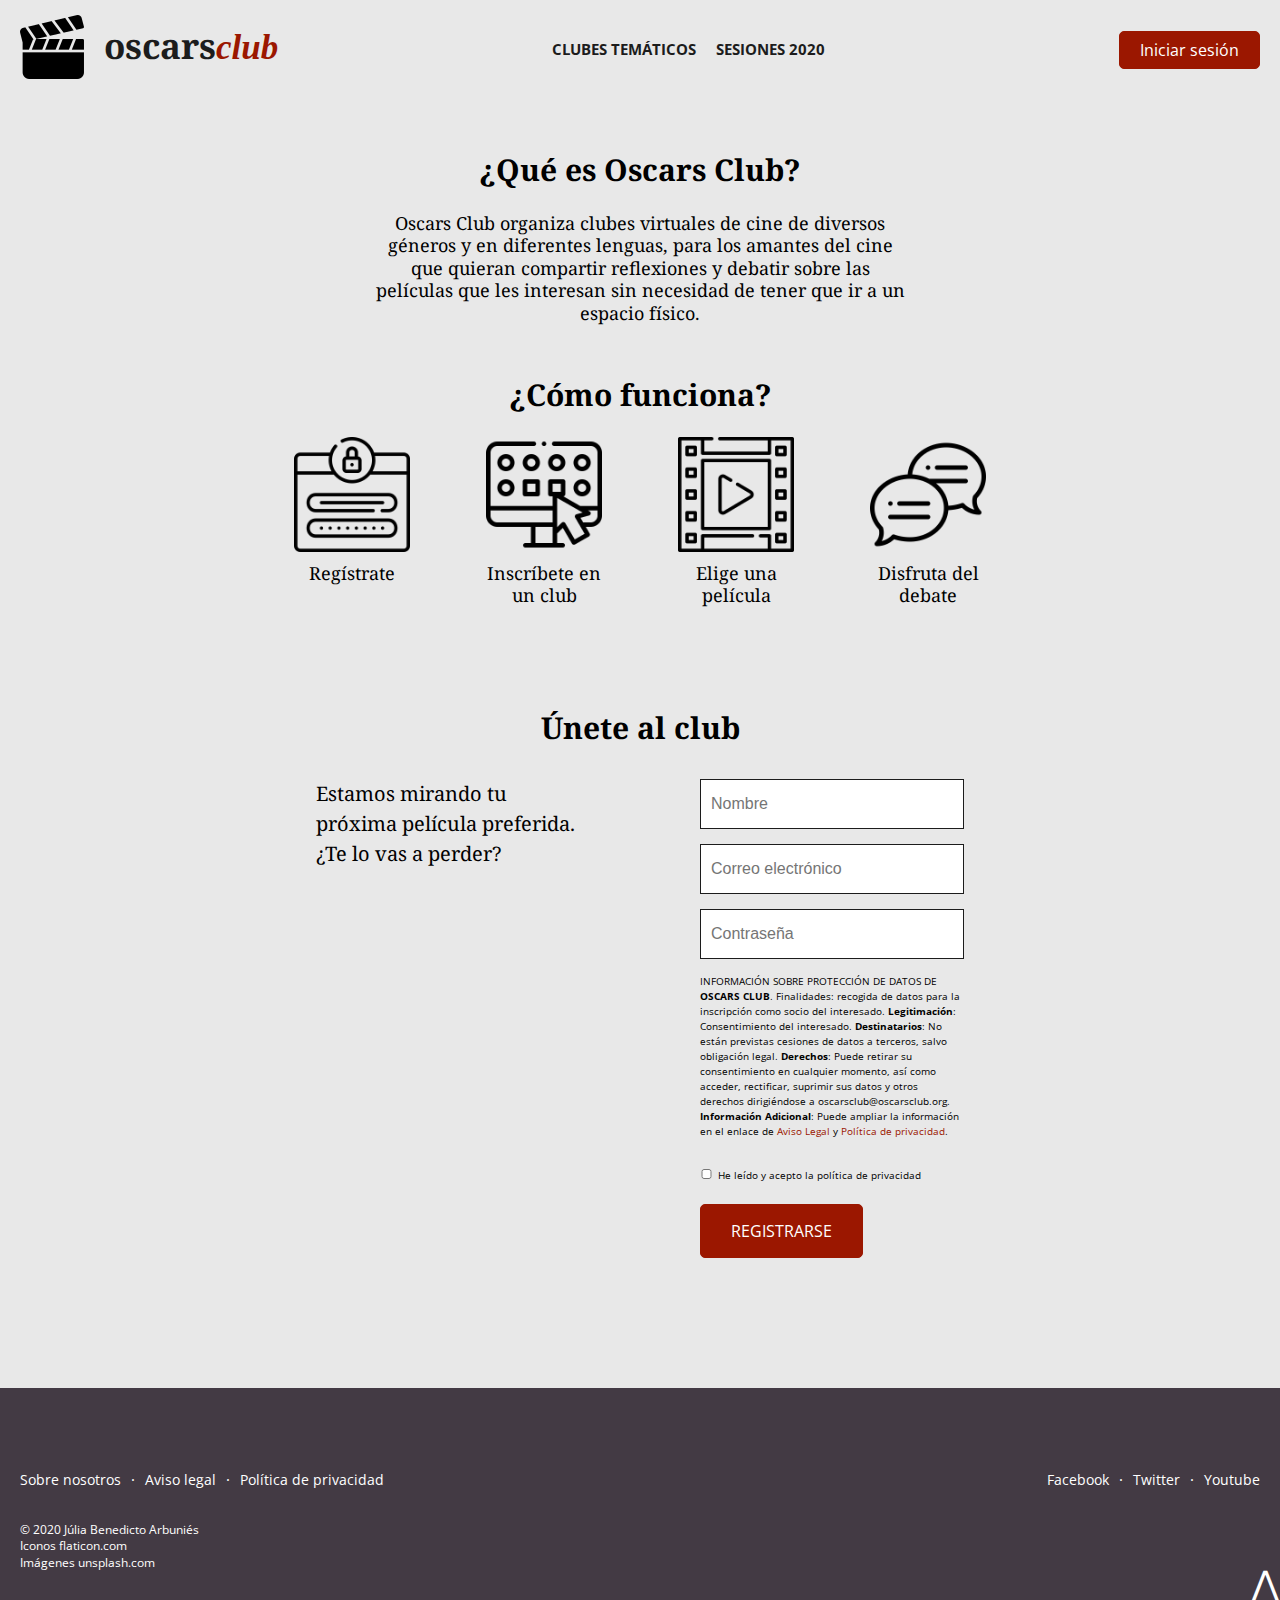
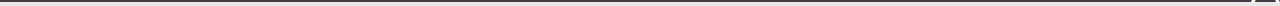
<file: index.html>
<!DOCTYPE html>
<html lang="es-ES">  
  <head>    
    <meta charset="utf-8">
    <title>Oscars Club</title>    
    <meta name="viewport" content="widht=device-width, initial-scale=1">
    <meta name="title" content="Oscars Club">
    <meta name="description" content="Clubes virtuales de cine de diversos géneros y en diferentes lenguas">    
    <link href="css/style.css" rel="stylesheet"/>   
    <link rel="preconnect" href="https://fonts.gstatic.com">
<link href="https://fonts.googleapis.com/css2?family=Noto+Serif:ital,wght@0,400;0,700;1,400;1,700&family=Open+Sans:ital,wght@0,400;0,700;1,700&display=swap" rel="stylesheet">
    
    
  </head>  
  <body>  

    <header>
        <div class="logo">
            <a href="index.html">
                <img src="img/oscarsclub-isologo.png" alt="Logo Oscars Club">
                <p>oscars<span>club</span></p>  
            </a> 
        </div><!--fin .logo-->
        <nav class="menu-nav">
            <ul>
              <li><a href="clubes-tematicos.html">Clubes Temáticos</a></li>
              <li><a href="sesiones-2020.html">Sesiones 2020</a></li>
            </ul>
        </nav>
        <div class="iniciar-sesion">
            <button type="submit" style="cursor: pointer;">Iniciar sesión</button>
        </div>
    </header>  

    <main>

        <div class="contenedor">
        <section class="que-es">
        <h1>¿Qué es Oscars Club?</h1>
        <p>Oscars Club organiza clubes virtuales de cine de diversos géneros y en diferentes lenguas, para los amantes del cine que quieran compartir reflexiones y 
        debatir sobre las películas que les interesan sin necesidad de tener que ir a un espacio físico.</p>
        </section>

        <section>
            <h2>¿Cómo funciona?</h2>
            <div class="como-funciona">
                <div class="paso">
                    <img src="img/howto-register.png" alt="icono-registrate">
                    <p>Regístrate</p>    
                </div>
                <div class="paso">
                    <img src="img/howto-club.png" alt="icono-club">
                    <p>Inscríbete en un club</p>    
                </div>
                <div class="paso">
                    <img src="img/howto-film.png" alt="icono-film">
                    <p>Elige una película</p>    
                </div>
                <div class="paso">
                    <img src="img/howto-speech.png" alt="icono-speech">
                    <p>Disfruta del debate</p>    
                </div>
            </div><!--Fin .como-funciona-->
        </section>
   

        <section>

            <h2>Únete al club</h2>
            <div class="unete">
                <div class="anuncio">
                    <p>Estamos mirando tu próxima película preferida. <br>¿Te lo vas a perder?</p>
                </div><!--Fin .anuncio-->
                <div class="formulario">
                    <form>
                        <input type="text" aria-label="required" required pattern="[a-z]{1,15}" placeholder="Nombre">
                        <input type="email" aria-label="required" required pattern="[a-z]{1,15}" placeholder="Correo electrónico">
                        <input type="password" aria-label="required" required placeholder="Contraseña">
                    </form>
                    
                        <p>INFORMACIÓN SOBRE PROTECCIÓN DE DATOS DE <strong>OSCARS CLUB</strong>. <strong></strong>Finalidades: recogida de datos para la inscripción como socio del interesado.
                            <strong>Legitimación</strong>: Consentimiento del interesado. <strong>Destinatarios</strong>: No están previstas cesiones de datos a terceros, salvo obligación legal. 
                            <strong>Derechos</strong>: Puede retirar su consentimiento en cualquier momento, así como acceder, rectificar, suprimir sus datos y otros derechos dirigiéndose a 
                            oscarsclub@oscarsclub.org. <strong>Información Adicional</strong>: Puede ampliar la información en el enlace de <a href="#">Aviso Legal</a> y <a href="#">Política de privacidad</a>.
                        </p>
                   
                    <div class="aceptar-politica">
                        <input id="politica-privacidad" type="checkbox" aria-label="required" required><label for="politica-privacidad">He leído y acepto la política de privacidad</label>
                    </div><!--Fin .aceptar-politica-->
                    <div class="boton-registro">
                        <button type="submit" style="cursor: pointer;">Registrarse</button>
                    </div><!--Fin .boton-registro-->
                </div><!--Fin .formulario-->
            </div><!--Fin .unete-->
        </section>
    </div><!--Fin .contenedor-->

    </main>
  


    <footer class="footer">
        <div class="footer-bloque1">
            <nav class="nav-footer">
                <ul>
                    <li><a href="">Sobre nosotros</a></li>
                    <li><a href="">Aviso legal</a></li>
                    <li><a href="">Política de privacidad</a></li>
                </ul>
            </nav><!--Fin .nav-footer-->

            <nav class="nav-rrss">
                <ul>
                    <li><a href="">Facebook</a></li>
                    <li><a href="">Twitter</a></li>
                    <li><a href="">Youtube</a></li>
                </ul>
            </nav><!--Fin .nav-rrss-->
        </div><!--Fin .footer-bloque1-->

        <div class="footer-bloque2">
            <div class="creditos">
                <p>&copy; 2020 Júlia Benedicto Arbuniés</p>
                <p>Iconos <a href="https://www.flaticon.com">flaticon.com</a></p>
                <p>Imágenes <a href="https://unsplash.com">unsplash.com</a></p>
            </div>
        </div><!--Fin .footer-bloque2-->
        <div class="volver">
            <a href="#">&xwedge;</a><!--# sirve para ir arriba de la página-->
        </div>
    
    </footer>
  
  </body>  
</html>
</file>
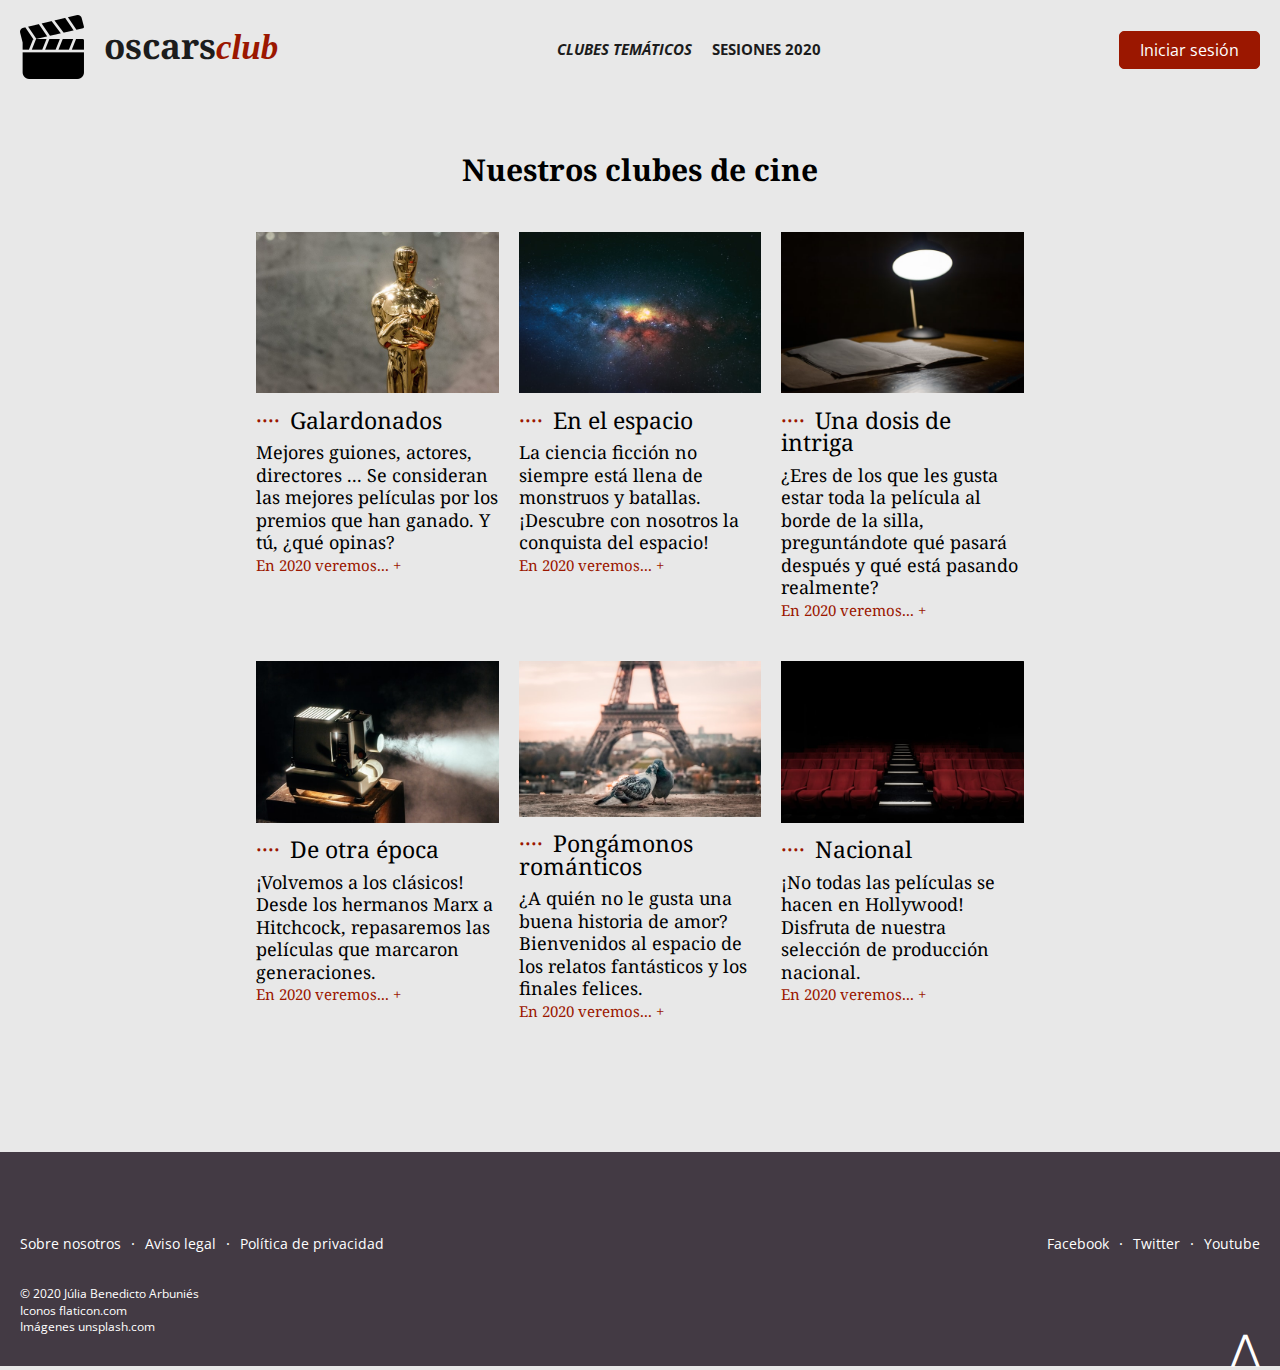
<file: clubes-tematicos.html>
<!DOCTYPE html>
<html lang="es-ES">  
  <head>    
    <meta charset="utf-8">
    <title>Clubes Temáticos</title>    
    <meta name="viewport" content="widht=device-width, initial-scale=1">
    <meta name="title" content="Oscars Club - Clubes Temáticos">
    <meta name="description" content="Clubes virtuales de cine de diversos géneros y en diferentes lenguas">    
    <link href="css/style.css" rel="stylesheet"/>   
    <link rel="preconnect" href="https://fonts.gstatic.com">
<link href="https://fonts.googleapis.com/css2?family=Noto+Serif:ital,wght@0,400;0,700;1,400;1,700&family=Open+Sans:ital,wght@0,400;0,700;1,700&display=swap" rel="stylesheet">
  </head> 

  <body>  

    <header>
        <div class="logo">
            <a href="index.html">
                <img src="img/oscarsclub-isologo.png" alt="Logo Oscars Club">
                <p>oscars<span>club</span></p>  
            </a> 
        </div><!--fin .logo-->
        <nav class="menu-nav">
            <ul>
              <li><a class="activo" href="clubes-tematicos.html">Clubes Temáticos</a></li>
              <li><a href="sesiones-2020.html">Sesiones 2020</a></li>
            </ul>
        </nav>
        <div class="iniciar-sesion">
            <button type="submit" style="cursor: pointer;">Iniciar sesión</button>
        </div>
    </header>  

    <main>
        <div class="contenedor">
            <h1>Nuestros clubes de cine</h1>

            <div class="clubes-grid">
            
                <section class="seccion-club">
                    <img src="img/club1.jpg" alt="imagen club galardonados">
                    <h2 class="nombre-club puntos">Galardonados</h2>
                    <p>Mejores guiones, actores, directores ... Se consideran las mejores películas por los premios que han ganado. Y tú, ¿qué opinas?</p>
                    <a href="sesiones-2020.html#galardonados">En 2020 veremos... +</a>
                </section><!--fin .seccion-club-->

                <section class="seccion-club">
                    <img src="img/club2.jpg" alt="imagen club ciencia ficción">
                    <h2 class="nombre-club puntos">En el espacio</h2>
                    <p>La ciencia ficción no siempre está llena de monstruos y batallas. ¡Descubre con nosotros la conquista del espacio!</p>
                    <a href="sesiones-2020.html#espacio">En 2020 veremos... +</a>
                </section><!--fin .seccion-club-->

                <section class="seccion-club">
                    <img src="img/club3.jpg" alt="imagen club intriga">
                    <h2 class="nombre-club puntos">Una dosis de intriga</h2>
                    <p>¿Eres de los que les gusta estar toda la película al borde de la silla, preguntándote qué pasará después y qué está pasando realmente?</p>
                    <a href="sesiones-2020.html#intriga">En 2020 veremos... +</a>
                </section><!--fin .seccion-club-->

                <section class="seccion-club">
                    <img src="img/club4.jpg" alt="imagen club época">
                    <h2 class="nombre-club puntos">De otra época</h2>
                    <p>¡Volvemos a los clásicos! Desde los hermanos Marx a Hitchcock, repasaremos las películas que marcaron generaciones.</p>
                    <a href="sesiones-2020.html#epoca">En 2020 veremos... +</a>
                </section><!--fin .seccion-club-->

                <section class="seccion-club">
                    <img src="img/club5.jpg" alt="imagen club romántico">
                    <h2 class="nombre-club puntos">Pongámonos románticos</h2>
                    <p>¿A quién no le gusta una buena historia de amor? Bienvenidos al espacio de los relatos fantásticos y los finales felices.</p>
                    <a href="sesiones-2020.html#romantico">En 2020 veremos... +</a>
                </section><!--fin .seccion-club-->

                <section class="seccion-club">
                    <img src="img/club6.jpg" alt="imagen club nacional">
                    <h2 class="nombre-club puntos">Nacional</h2>
                    <p>¡No todas las películas se hacen en Hollywood! Disfruta de nuestra selección de producción nacional.</p>
                    <a href="sesiones-2020.html#nacional">En 2020 veremos... +</a>
                </section><!--fin .seccion-club-->

            </div><!--fin .clubes-grid-->

        </div><!--fin .contenedor-->

    </main>
  


    <footer class="footer">
        <div class="footer-bloque1">
            <nav class="nav-footer">
                <ul>
                    <li><a href="">Sobre nosotros</a></li>
                    <li><a href="">Aviso legal</a></li>
                    <li><a href="">Política de privacidad</a></li>
                </ul>
            </nav><!--Fin .nav-footer-->

            <nav class="nav-rrss">
                <ul>
                    <li><a href="">Facebook</a></li>
                    <li><a href="">Twitter</a></li>
                    <li><a href="">Youtube</a></li>
                </ul>
            </nav><!--Fin .nav-rrss-->
        </div><!--Fin .footer-bloque1-->

        <div class="footer-bloque2">
            <div class="creditos">
                <p>&copy; 2020 Júlia Benedicto Arbuniés</p>
                <p>Iconos <a href="https://www.flaticon.com">flaticon.com</a></p>
                <p>Imágenes <a href="https://unsplash.com">unsplash.com</a></p>
            </div>
        <div class="volver">
            <a href="#">&xwedge;</a><!--# sirve para ir arriba de la página-->
        </div>
    </div><!--Fin .footer-bloque2-->
    </footer>

</body>  
</html>
</file>
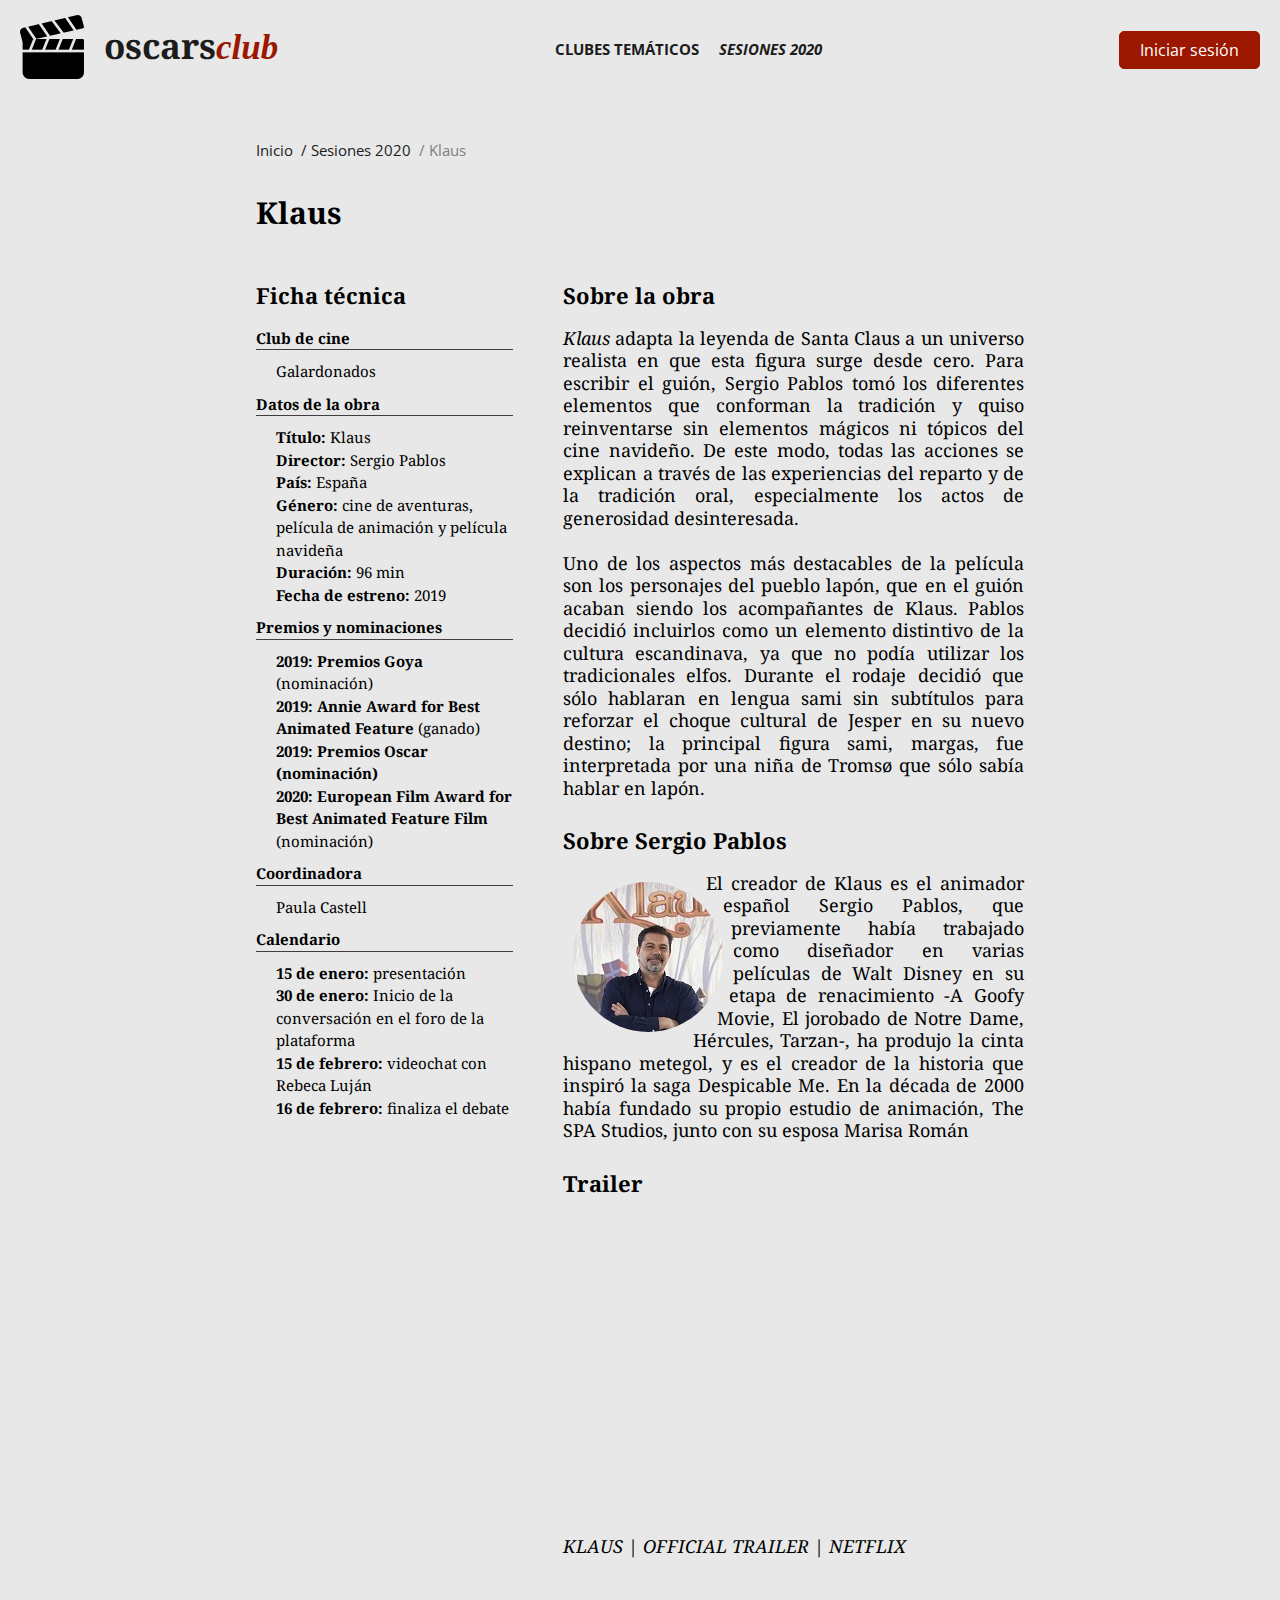
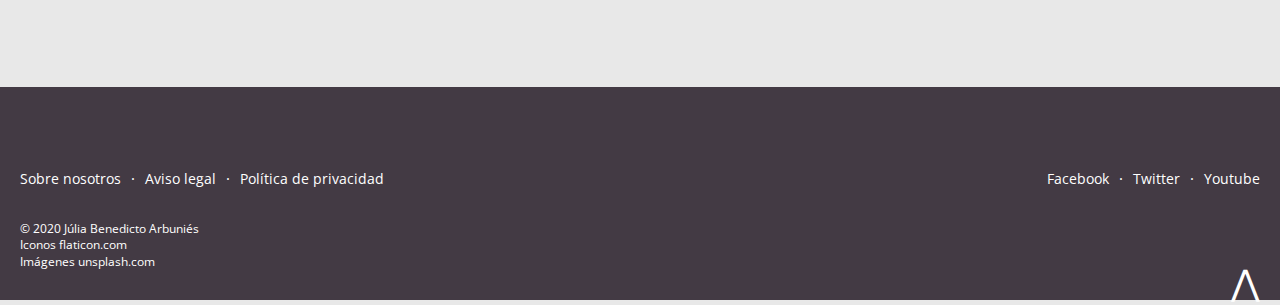
<file: detalle-sesion.html>
<!DOCTYPE html>
<html lang="es-ES">

<head>
    <meta charset="utf-8">
    <title>Clubes Temáticos</title>
    <meta name="viewport" content="widht=device-width, initial-scale=1">
    <meta name="title" content="Oscars Club - Klaus">
    <meta name="description" content="Clubes virtuales de cine de diversos géneros y en diferentes lenguas">
    <link href="css/style.css" rel="stylesheet" />
    <link rel="preconnect" href="https://fonts.gstatic.com">
    <link href="https://fonts.googleapis.com/css2?family=Noto+Serif:ital,wght@0,400;0,700;1,400;1,700&family=Open+Sans:ital,wght@0,400;0,700;1,700&display=swap" rel="stylesheet">
</head>

<body>

    <header>
        <div class="logo">
            <a href="index.html">
                <img src="img/oscarsclub-isologo.png" alt="Logo Oscars Club">
                <p>oscars<span>club</span></p>
            </a>
        </div>
        <!--fin .logo-->
        <nav class="menu-nav">
            <ul>
                <li><a href="clubes-tematicos.html">Clubes Temáticos</a></li>
                <li><a class="activo" href="sesiones-2020.html">Sesiones 2020</a></li>
            </ul>
        </nav>
        <div class="iniciar-sesion">
            <button type="submit" style="cursor: pointer;">Iniciar sesión</button>
        </div>
    </header>

    <main>

        <div class="contenedor">

            <ul class="hilo-ariadna">
                <li><a href="index.html">Inicio</a></li>
                <li><a href="sesiones-2020.html">&nbsp; / Sesiones 2020</a></li>
                <li>&nbsp; / Klaus</li>
                <!--No es enlace ya que indica la página en que nos encontramos-->
            </ul>
            <!--fin .hilo-ariadna-->


            <h1 class="titulo-pelicula">Klaus</h1>

            <div class="detalle-columnas">

                <div class="detalle-columna1">
                    <h2>Ficha técnica</h2>
                    <div class="lista-principal">
                        <dl>
                            <dt class="titulo-ficha">Club de cine</dt>
                            <dd>Galardonados</dd>
                            <dt class="titulo-ficha">Datos de la obra</dt>
                            <div class="lista-detalle">
                                <dl>
                                    <dt>Título:</dt>
                                    <dd>&nbsp;Klaus</dd>
                                    <dt>Director:</dt>
                                    <dd>&nbsp;Sergio Pablos</dd>
                                    <dt>País:</dt>
                                    <dd>&nbsp;España</dd>
                                    <dt>Género:</dt>
                                    <dd>&nbsp;cine de aventuras, película de animación y película navideña</dd>
                                    <dt>Duración:</dt>
                                    <dd>&nbsp;96 min</dd>
                                    <dt>Fecha de estreno:</dt>
                                    <dd>&nbsp;2019</dd>
                                </dl>
                            </div>
                            <!--fin .lista-detalle-->
                            <dt class="titulo-ficha">Premios y nominaciones</dt>
                            <div class="lista-detalle">
                                <dl>
                                    <dt>2019:</dt>
                                    <dd><strong>&nbsp;Premios Goya</strong> (nominación)</dd>
                                    <dt>2019:</dt>
                                    <dd><strong>&nbsp;Annie Award for Best Animated Feature</strong> (ganado)</dd>
                                    <dt>2019:</dt>
                                    <dd><strong>&nbsp;Premios Oscar (nominación)</strong></dd>
                                    <dt>2020:</dt>
                                    <dd><strong>&nbsp;European Film Award for Best Animated Feature Film</strong> (nominación)</dd>
                                </dl>
                            </div>
                            <!--fin .lista-detalle-->
                            <dt class="titulo-ficha">Coordinadora</dt>
                            <dd>Paula Castell</dd>
                            <dt class="titulo-ficha">Calendario</dt>
                            <div class="lista-detalle">
                                <dl>
                                    <dt>15 de enero:</dt>
                                    <dd>&nbsp;presentación</dd>
                                    <dt>30 de enero:</dt>
                                    <dd>&nbsp;Inicio de la conversación en el foro de la plataforma</dd>
                                    <dt>15 de febrero:</dt>
                                    <dd>&nbsp;videochat con Rebeca Luján</dd>
                                    <dt>16 de febrero:</dt>
                                    <dd>&nbsp;finaliza el debate</dd>
                                </dl>
                            </div>
                            <!--fin .lista-detalle-->
                        </dl>
                    </div>
                    <!--fin .lista-principal-->
                </div>
                <!--fin .detalle-columna1-->

                <div class="detalle-columna2">
                    <h2>Sobre la obra</h2>
                    <p><i>Klaus</i> adapta la leyenda de Santa Claus a un universo realista en que esta figura surge desde cero. Para escribir el guión, Sergio Pablos tomó los diferentes elementos que conforman la tradición y quiso reinventarse sin elementos
                        mágicos ni tópicos del cine navideño. De este modo, todas las acciones se explican a través de las experiencias del reparto y de la tradición oral, especialmente los actos de generosidad desinteresada.</p>
                    <br>
                    <p>Uno de los aspectos más destacables de la película son los personajes del pueblo lapón, que en el guión acaban siendo los acompañantes de Klaus. Pablos decidió incluirlos como un elemento distintivo de la cultura escandinava, ya que
                        no podía utilizar los tradicionales elfos. Durante el rodaje decidió que sólo hablaran en lengua sami sin subtítulos para reforzar el choque cultural de Jesper en su nuevo destino; la principal figura sami, margas, fue interpretada
                        por una niña de Tromsø que sólo sabía hablar en lapón.
                    </p>

                    <h2>Sobre Sergio Pablos</h2>
                    <img class="imagen-redonda" src="img/sergio-pablos.jpg" alt="sergio-pablos">
                    <p>El creador de Klaus es el animador español Sergio Pablos, que previamente había trabajado como diseñador en varias películas de Walt Disney en su etapa de renacimiento -A Goofy Movie, El jorobado de Notre Dame, Hércules, Tarzan-, ha
                        produjo la cinta hispano metegol, y es el creador de la historia que inspiró la saga Despicable Me. En la década de 2000 había fundado su propio estudio de animación, The SPA Studios, junto con su esposa Marisa Román</p>

                    <h2>Trailer</h2>
                    <div class="video-detalle">
                        <iframe width="560" height="315" src="https://www.youtube.com/embed/taE3PwurhYM" allow="accelerometer; autoplay; clipboard-write; encrypted-media; gyroscope; picture-in-picture" allowfullscreen></iframe>
                        <p class="creditos-video">Klaus | Official Trailer | Netflix</p>
                    </div>
                </div>
                <!--fin .detalle-columna2-->
            </div>
            <!--fin .detalle-columnas-->
        </div>
        <!--fin .contenedor-->
    </main>



    <footer class="footer">
        <div class="footer-bloque1">
            <nav class="nav-footer">
                <ul>
                    <li><a href="">Sobre nosotros</a></li>
                    <li><a href="">Aviso legal</a></li>
                    <li><a href="">Política de privacidad</a></li>
                </ul>
            </nav>
            <!--Fin .nav-footer-->

            <nav class="nav-rrss">
                <ul>
                    <li><a href="">Facebook</a></li>
                    <li><a href="">Twitter</a></li>
                    <li><a href="">Youtube</a></li>
                </ul>
            </nav>
            <!--Fin .nav-rrss-->
        </div>
        <!--Fin .footer-bloque1-->

        <div class="footer-bloque2">
            <div class="creditos">
                <p>&copy; 2020 Júlia Benedicto Arbuniés</p>
                <p>Iconos <a href="https://www.flaticon.com">flaticon.com</a></p>
                <p>Imágenes <a href="https://unsplash.com">unsplash.com</a></p>
            </div>
            <div class="volver">
                <a href="#">&xwedge;</a>
                <!--# sirve para ir arriba de la página-->
            </div>
        </div>
        <!--Fin .footer-bloque2-->
    </footer>

</body>

</html>
</file>
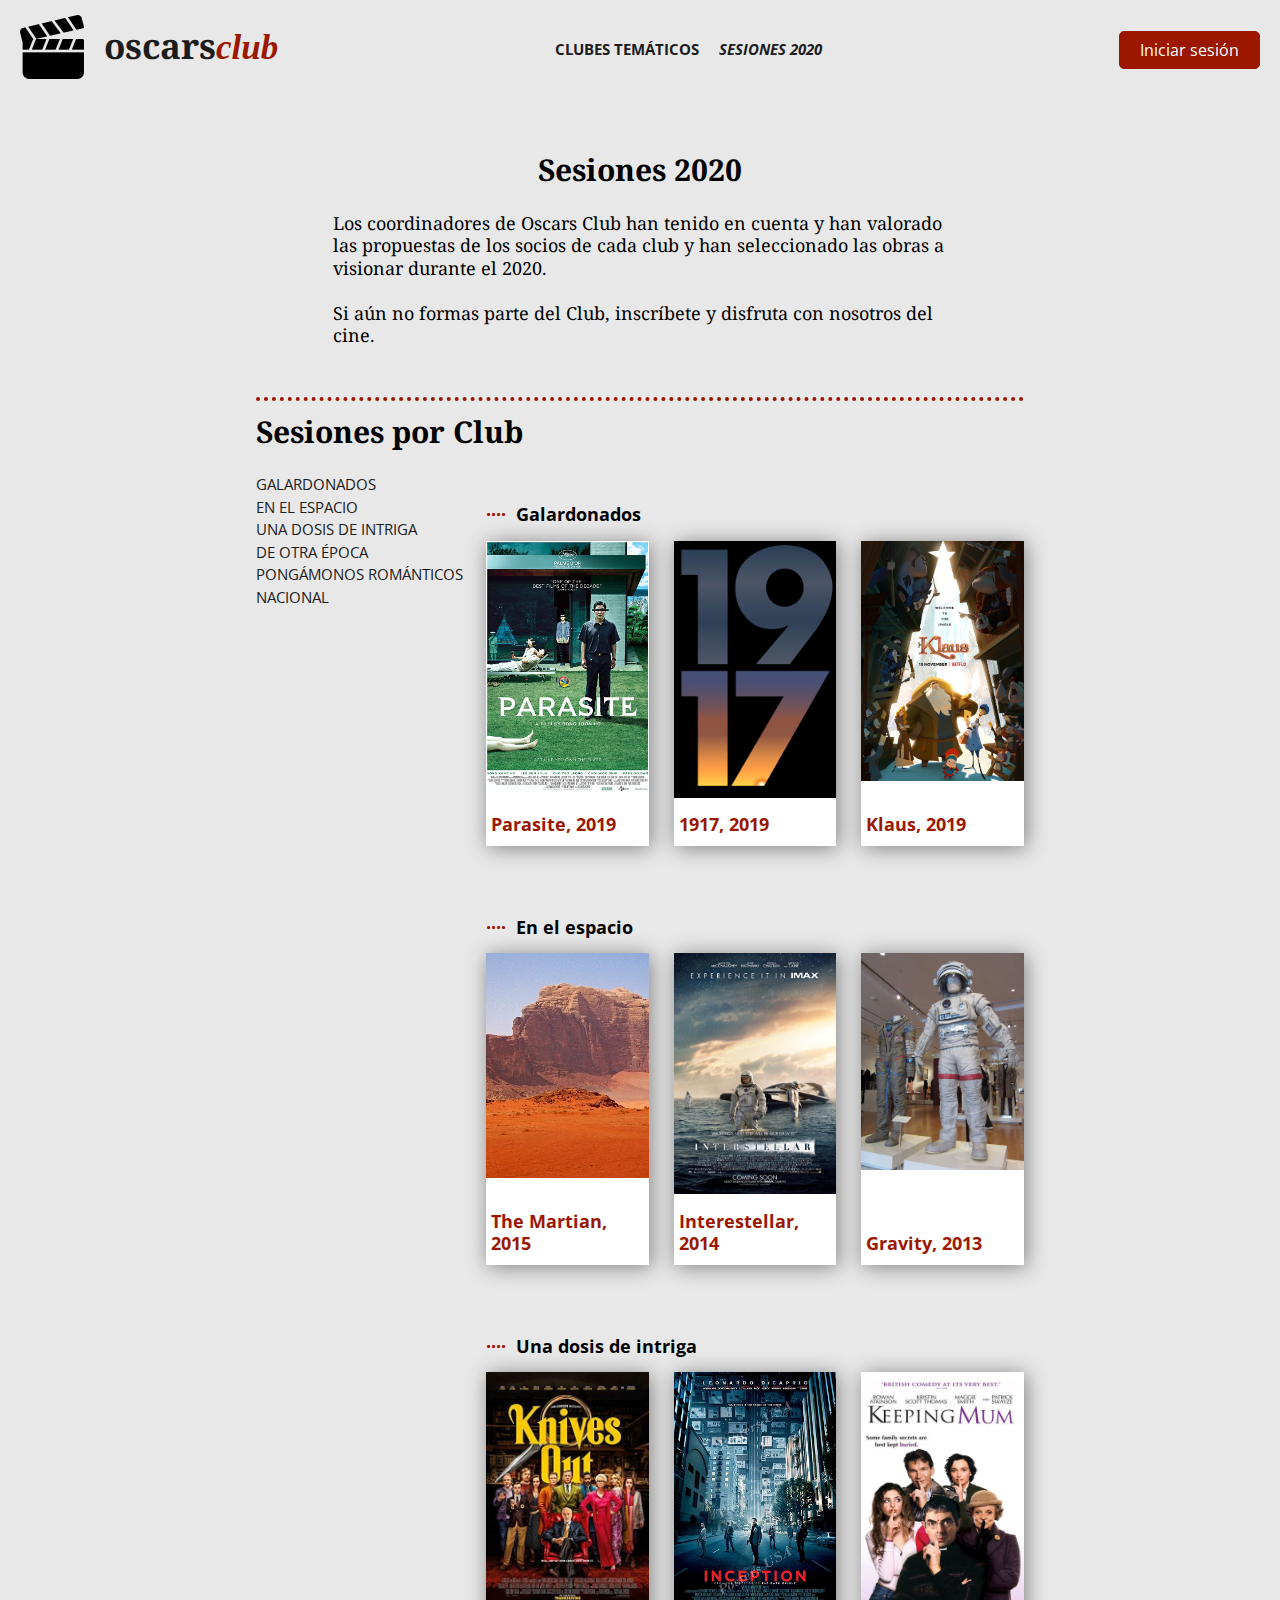
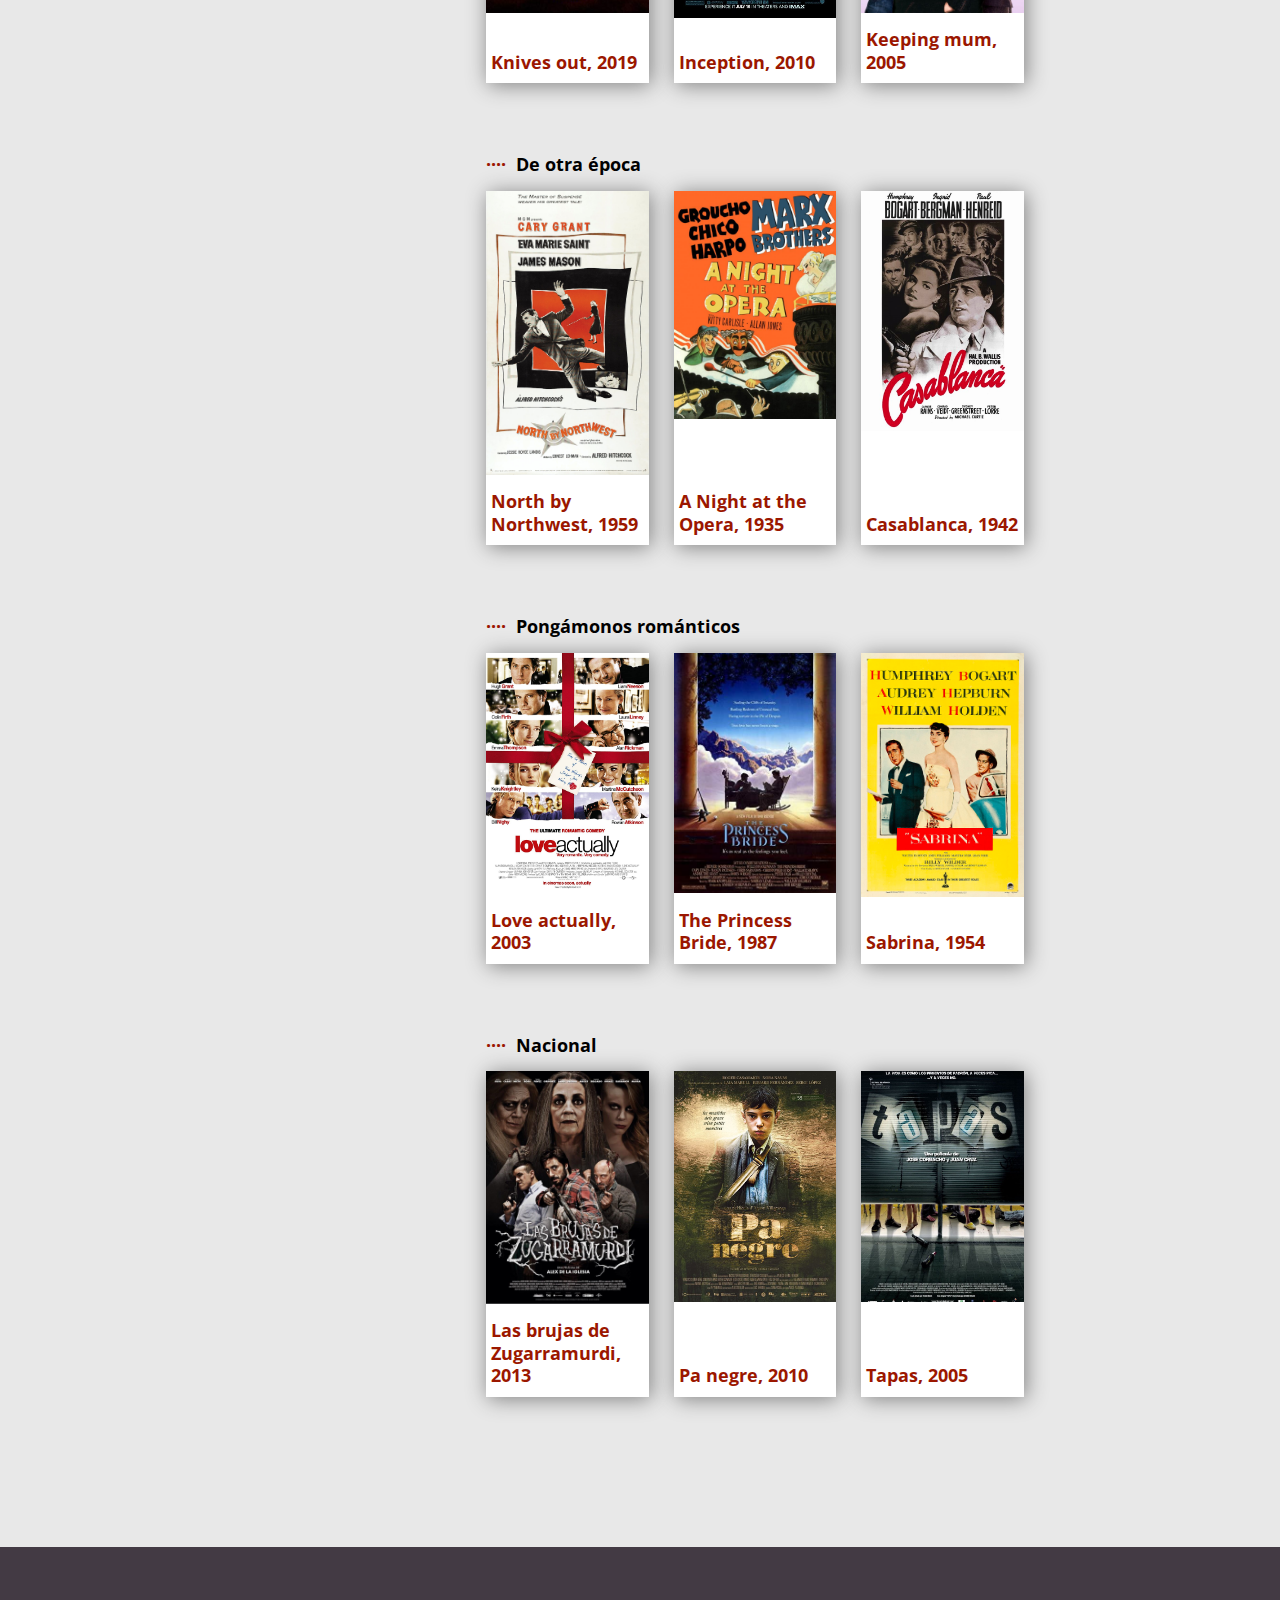
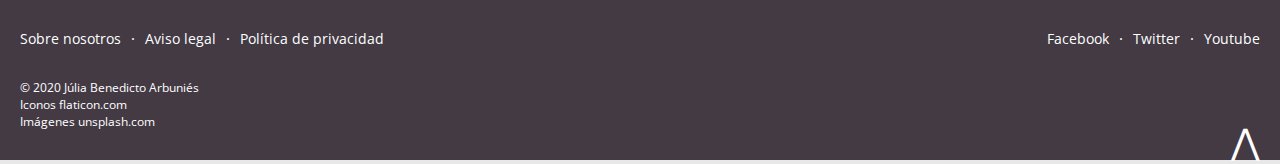
<file: sesiones-2020.html>
<!DOCTYPE html>
<html lang="es-ES">  
  <head>    
    <meta charset="utf-8">
    <title>Clubes Temáticos</title>    
    <meta name="viewport" content="widht=device-width, initial-scale=1">
    <meta name="title" content="Oscars Club - Sesiones 2020">
    <meta name="description" content="Clubes virtuales de cine de diversos géneros y en diferentes lenguas">    
    <link href="css/style.css" rel="stylesheet"/>   
    <link rel="preconnect" href="https://fonts.gstatic.com">
<link href="https://fonts.googleapis.com/css2?family=Noto+Serif:ital,wght@0,400;0,700;1,400;1,700&family=Open+Sans:ital,wght@0,400;0,700;1,700&display=swap" rel="stylesheet">
  </head> 

  <body>  

    <header>
        <div class="logo">
            <a href="index.html">
                <img src="img/oscarsclub-isologo.png" alt="Logo Oscars Club">
                <p>oscars<span>club</span></p>  
            </a> 
        </div><!--fin .logo-->
        <nav class="menu-nav">
            <ul>
              <li><a href="clubes-tematicos.html">Clubes Temáticos</a></li>
              <li><a class="activo" href="sesiones-2020.html">Sesiones 2020</a></li>
            </ul>
        </nav>
        <div class="iniciar-sesion">
            <button type="submit" style="cursor: pointer;">Iniciar sesión</button>
        </div>
    </header>  

    <main>

        <div class="contenedor">
            <h1>Sesiones 2020</h1>

            <div class="intro-sesiones">
            <p>Los coordinadores de Oscars Club han tenido en cuenta y han valorado
                las propuestas de los socios de cada club y han seleccionado las obras
                a visionar durante el 2020.</p>
                <br>
            <p>Si aún no formas parte del Club, inscríbete y disfruta con nosotros del cine.</p>
        </div>
        <div class="sesiones-encabezado">
            <h2>Sesiones por Club</h2>
        </div>

            <div class="sesiones-contenido">

            
            <div class="sesiones-columna1">
                <ul>
                    <li><a href="sesiones-2020.html#galardonados">Galardonados</a></li>
                    <li><a href="sesiones-2020.html#espacio">En el espacio</a></li>
                    <li><a href="sesiones-2020.html#intriga">Una dosis de intriga</a></li>
                    <li><a href="sesiones-2020.html#epoca">De otra época</a></li>
                    <li><a href="sesiones-2020.html#romantico">Pongámonos románticos</a></li>
                    <li><a href="sesiones-2020.html#nacional">Nacional</a></li>
                </ul>
            </div><!--fin .sesiones-columna1-->

            <div class="sesiones-columna2">

                <section id="galardonados">
                    <h3 class="puntos">Galardonados</h3>
                    <div class="tres-peliculas">
                        <div class="pelicula">
                            <a href="#"><img src="img/club1-movie1.jpg" alt="portada parasite"></a>
                            <p>Parasite, 2019</p>
                        </div>
                        <div class="pelicula">
                            <a href="#"><img src="img/club1-movie2.png" alt="portada 1917"></a>
                            <p>1917, 2019</p>
                        </div>
                        <div class="pelicula">
                            <a href="detalle-sesion.html"><img src="img/club1-movie3.jpg" alt="portada klaus"></a>
                            <p>Klaus, 2019</p>
                        </div>
                    </div>
                </section><!--fin seccion galardonados-->

                <section id="espacio">
                    <h3 class="puntos">En el espacio</h3>
                    <div class="tres-peliculas">
                        <div class="pelicula">
                            <a href="#"><img src="img/club2-movie1.jpg" alt="portada the martian"></a>
                            <p>The Martian, 2015</p>
                        </div>
                        <div class="pelicula">
                            <a href="#"><img src="img/club2-movie2.jpg" alt="portada interestellar"></a>
                            <p>Interestellar, 2014</p>
                        </div>
                        <div class="pelicula">
                            <a href="#"><img src="img/club2-movie3.jpg" alt="portada gravity"></a>
                            <p>Gravity, 2013</p>
                        </div>
                    </div>
                </section><!--fin seccion espacio-->

                <section id="intriga">
                    <h3 class="puntos">Una dosis de intriga</h3>
                    <div class="tres-peliculas">
                        <div class="pelicula">
                            <a href="#"><img src="img/club3-movie1.jpg" alt="portada knives out"></a>
                            <p>Knives out, 2019</p>
                        </div>
                        <div class="pelicula">
                            <a href="#"><img src="img/club3-movie2.jpg" alt="portada inception"></a>
                            <p>Inception, 2010</p>
                        </div>
                        <div class="pelicula">
                            <a href="#"><img src="img/club3-movie3.jpg" alt="portada keeping mum"></a>
                            <p>Keeping mum, 2005</p>
                        </div>
                    </div>
                </section><!--fin seccion intriga-->

                <section id="epoca">
                    <h3 class="puntos">De otra época</h3>
                    <div class="tres-peliculas">
                        <div class="pelicula">
                            <a href="#"><img src="img/club4-movie1.jpg" alt="portada north by northwest"></a>
                            <p>North by Northwest, 1959</p>
                        </div>
                        <div class="pelicula">
                            <a href="#"><img src="img/club4-movie2.jpg" alt="portada a night at the opera"></a>
                            <p>A Night at the Opera, 1935</p>
                        </div>
                        <div class="pelicula">
                            <a href="#"><img src="img/club4-movie3.jpg" alt="portada casablanca"></a>
                            <p>Casablanca, 1942</p>
                        </div>
                    </div>
                </section><!--fin seccion epoca-->

                <section id="romantico">
                    <h3 class="puntos">Pongámonos románticos</h3>
                    <div class="tres-peliculas">
                        <div class="pelicula">
                            <a href="#"><img src="img/club5-movie1.jpg" alt="portada love actually"></a>
                            <p>Love actually, 2003</p>
                        </div>
                        <div class="pelicula">
                            <a href="#"><img src="img/club5-movie2.jpg" alt="portada the princess bride"></a>
                            <p>The Princess Bride, 1987</p>
                        </div>
                        <div class="pelicula">
                            <a href="#"><img src="img/club5-movie3.jpg" alt="portada sabrina"></a>
                            <p>Sabrina, 1954</p>
                        </div>
                    </div>
                </section><!--fin seccion romantico-->

                <section id="nacional">
                    <h3 class="puntos">Nacional</h3>
                    <div class="tres-peliculas">
                        <div class="pelicula">
                            <a href="#"><img src="img/club6-movie1.jpg" alt="portada las brujas de zugarramurdi"></a>
                            <p>Las brujas de Zugarramurdi, 2013</p>
                        </div>
                        <div class="pelicula">
                            <a href="#"><img src="img/club6-movie2.jpg" alt="portada pa negre"></a>
                            <p>Pa negre, 2010</p>
                        </div>
                        <div class="pelicula">
                            <a href="#"><img src="img/club6-movie3.jpg" alt="portada tapas"></a>
                            <p>Tapas, 2005</p>
                        </div>
                    </div>
                </section><!--fin seccion nacional-->



            </div><!--fin .sesiones-columna2-->
        </div><!--fin .sesiones-contenido-->
        </div><!--fin .contenedor--> 

    </main>
  


    <footer class="footer">
        <div class="footer-bloque1">
            <nav class="nav-footer">
                <ul>
                    <li><a href="">Sobre nosotros</a></li>
                    <li><a href="">Aviso legal</a></li>
                    <li><a href="">Política de privacidad</a></li>
                </ul>
            </nav><!--Fin .nav-footer-->

            <nav class="nav-rrss">
                <ul>
                    <li><a href="">Facebook</a></li>
                    <li><a href="">Twitter</a></li>
                    <li><a href="">Youtube</a></li>
                </ul>
            </nav><!--Fin .nav-rrss-->
        </div><!--Fin .footer-bloque1-->

        <div class="footer-bloque2">
            <div class="creditos">
                <p>&copy; 2020 Júlia Benedicto Arbuniés</p>
                <p>Iconos <a href="https://www.flaticon.com">flaticon.com</a></p>
                <p>Imágenes <a href="https://unsplash.com">unsplash.com</a></p>
            </div>
        <div class="volver">
            <a href="#">&xwedge;</a><!--# sirve para ir arriba de la página-->
        </div>
    </div><!--Fin .footer-bloque2-->
    </footer>

</body>  
</html>
</file>
<file: css/style.css>
/* Basic styling */

* {
    box-sizing: border-box;
    padding: 0;
    margin: 0;
}


/* Definición de los colores y tipografías más utilizados */

:root {
    --color-fondo: #e8e8e8;
    --color-footer: #433A44;
    --color-textos: #1c1c1c;
    --color-contraste: #9b1700;
    --color-textos-contraste: #FFFFFF;
    --fuente-texto-base: 'Noto Serif', serif;
    --fuente-texto-titulos: 'Open Sans', sans-serif;
}


/* Ajustes GLOBALES para todo el site */

html {
    box-sizing: border-box;
    font-size: 62.5%;
    /* Cálculo para poder poner las unidades en rem */
    margin: 0;
}

body {
    font-family: var(--fuente-texto-base);
    font-size: 1.5rem;
    line-height: 150%;
    margin: 0;
    background-color: var(--color-fondo);
}

.contenedor {
    max-width: 90vw;
    margin: 0 auto;
    margin-bottom: 13rem;
}

@media screen and (min-width:768px) {
    .contenedor {
        max-width: 60vw;
    }
}

h1 {
    text-align: center;
    margin: 8rem 0 3rem 0;
    font-size: 2rem;
}

@media screen and (min-width:768px) {
    h1 {
        font-size: 3rem;
    }
}

h2 {
    text-align: center;
    margin: 6rem 0 1rem 0;
    font-size: 2rem;
}

@media screen and (min-width:768px) {
    h2 {
        font-size: 3rem;
    }
}

p {
    font-size: 1.4rem;
}

@media screen and (min-width:768px) {
    p {
        font-size: 1.8rem;
    }
}

a {
    text-decoration: none;
}

button {
    color: var(--color-textos-contraste);
    background-color: var(--color-contraste);
    font-family: var(--fuente-texto-titulos);
    font-size: 1.6rem;
    border: 0.5px solid var(--color-contraste);
    border-radius: 0.5rem;
    padding: 0.7rem 2rem;
}

button:hover {
    color: var(--color-textos);
}


/* HEADER */

header {
    display: flex;
    flex-direction: column;
    align-items: center;
}

@media screen and (min-width:768px) {
    header {
        flex-direction: row;
        justify-content: space-between;
        margin: 0 2rem;
    }
}

header a {
    color: var(--color-textos);
}

.logo a {
    display: flex;
    align-items: center;
    margin-top: 1.5rem;
}

.logo a span {
    color: var(--color-contraste);
    font-style: italic;
    font-family: normal;
}

.logo p {
    font-size: 3.5rem;
    font-weight: bold;
    margin-left: 2rem;
}

.menu-nav a:hover {
    opacity: 0.5;
}


/* Mismo color que enlaces con alfa de 0.5 */

header ul {
    list-style: none;
    text-transform: uppercase;
    font-family: var(--fuente-texto-titulos);
    font-weight: bold;
    margin-top: 3rem;
    text-align: center;
}

@media screen and (min-width:768px) {
    header ul {
        display: flex;
    }
}

header ul li {
    margin-bottom: 1rem;
}

@media screen and (min-width:768px) {
    header ul li {
        margin-right: 2rem;
    }
}

.iniciar-sesion {
    order: -1;
    margin-top: 2rem;
}

@media screen and (min-width:768px) {
    .iniciar-sesion {
        order: 0;
    }
}

.activo {
    font-style: italic;
    font-weight: bold;
}


/* FOOTER */

footer {
    background-color: var(--color-footer);
    color: var(--color-textos-contraste);
    font-family: var(--fuente-texto-titulos);
}

footer a,
footer p {
    color: var(--color-textos-contraste);
    font-size: 1.4rem;
    text-align: center;
}

footer a:hover {
    color: var(--color-textos);
}

footer li {
    list-style: none;
    text-align: center;
}

.footer-bloque1 {
    padding-top: 2rem;
}

@media screen and (min-width:768px) {
    .footer-bloque1 {
        display: flex;
        justify-content: space-between;
        margin: 0 2rem;
    }
    .footer-bloque2 {
        margin: 0 2rem;
    }
}

.nav-footer,
.nav-rrss {
    margin-top: 6rem;
}

@media screen and (min-width:768px) {
    .nav-footer ul,
    .nav-rrss ul {
        display: flex;
        justify-content: space-between;
    }
}

@media screen and (min-width:768px) {
    footer li+li::before {
        padding: 1rem;
        color: var(--color-textos-contraste);
        content: "·";
    }
}


/* Puntos entre elementos en footer */

.creditos {
    margin-top: 3rem;
}

.creditos a,
.creditos p {
    font-size: 1.2rem;
    line-height: 140%;
}

@media screen and (min-width:768px) {
    .creditos a,
    .creditos p {
        text-align: left;
    }
}

.volver {
    text-align: right;
}

.volver a {
    font-size: 3.5rem;
}


/* INDEX */

.que-es {
    text-align: center;
}

@media screen and (min-width:768px) {
    .que-es {
        max-width: 70%;
        margin: 0 auto;
    }
}

.contenedor .que-es {
    margin-top: 3rem;
}

.como-funciona {
    display: flex;
    flex-direction: column;
    justify-content: center;
}

@media screen and (min-width:768px) {
    .como-funciona {
        flex-direction: row;
    }
}

.paso {
    display: flex;
    flex-direction: column;
    align-items: center;
    margin-top: 2rem;
}

.paso p {
    margin-top: 1rem;
    max-width: 60%;
    text-align: center;
}

.paso img {
    max-width: 40%;
}

@media screen and (min-width:768px) {
    .paso img {
        max-width: 60%;
    }
}

.paso:last-of-type {
    margin-bottom: 5rem;
}

@media screen and (min-width:768px) {
    .unete {
        display: flex;
        flex-direction: row;
        align-content: space-between;
    }
}

@media screen and (min-width:768px) {
    .anuncio,
    .formulario {
        width: 50%;
        margin: 0 6rem;
    }
}

.anuncio p {
    font-size: 2rem;
    line-height: 150%;
    margin-top: 3rem;
}

form {
    display: flex;
    flex-direction: column;
    margin-top: 3rem;
}

input {
    width: 100%;
    height: 5rem;
    margin-bottom: 1.5rem;
    padding-left: 1rem;
    font-size: 1.6rem;
    border: 1.5px solid var(--color-textos)
}

.formulario p,
.formulario label {
    font-family: var(--fuente-texto-titulos);
    font-size: 1rem;
    line-height: 150%;
}

.formulario a {
    color: var(--color-contraste);
}

.aceptar-politica input {
    height: 1rem;
    width: auto;
    margin-right: 0.5rem;
    margin-top: 3rem;
}

.boton-registro button {
    text-transform: uppercase;
    padding: 1.5rem 3rem;
    margin-top: 1rem;
}


/* CLUBES TEMÁTICOS */

.seccion-club h2 {
    text-align: left;
    margin-top: 1rem;
    font-size: 2.3rem;
}

.clubes-grid {
    display: grid;
    grid-template-columns: 1fr;
    column-gap: 2rem;
    row-gap: 4rem;
    text-align: left;
    margin-top: 5rem;
}

@media screen and (min-width:768px) {
    .clubes-grid {
        grid-template-columns: 1fr 1fr 1fr;
    }
}

.clubes-grid img {
    max-width: 100%;
}

.seccion-club a {
    color: var(--color-contraste);
}

.seccion-club a:hover {
    color: var(--color-textos);
}

.seccion-club h2 {
    font-weight: normal;
}

.puntos::before {
    content: "····";
    color: var(--color-contraste);
    margin-right: 1rem;
}


/* SESIONES 2020 */

.sesiones-encabezado h2 {
    text-align: left;
}

@media screen and (min-width:768px) {
    .intro-sesiones {
        max-width: 80%;
        margin: 0 auto 5rem auto;
    }
    .sesiones-encabezado {
        border-top: 4px dotted var(--color-contraste);
    }
    .sesiones-encabezado h2 {
        margin-top: 2rem;
    }
}

.sesiones-contenido {
    display: flex;
    flex-direction: column;
}

@media screen and (min-width:768px) {
    .sesiones-contenido {
        flex-direction: row;
    }
    .sesiones-columna1 {
        width: 30%;
    }
    .sesiones-columna2 {
        width: 70%;
    }
}

.sesiones-contenido ul {
    list-style: none;
    margin-top: 2rem;
}

.sesiones-contenido li a {
    color: var(--color-textos);
    text-transform: uppercase;
    font-family: var(--fuente-texto-titulos);
}

.sesiones-contenido li a:hover {
    color: var(--color-contraste);
}

.sesiones-columna2 h3 {
    font-family: var(--fuente-texto-titulos);
    margin: 5rem 0 1.5rem 0;
}

.tres-peliculas {
    display: grid;
    grid-template-columns: 1fr;
    column-gap: 2.5rem;
    justify-items: center;
}

@media screen and (min-width:768px) {
    .tres-peliculas {
        grid-template-columns: 1fr 1fr 1fr;
    }
}

.tres-peliculas img {
    width: 100%;
}

.tres-peliculas img:hover {
    opacity: 0.5;
}

.pelicula {
    background-color: var(--color-textos-contraste);
    box-shadow: 2px 2px 20px gray;
    display: flex;
    flex-direction: column;
    margin-bottom: 2rem;
    max-width: 60vw;
}

.pelicula p {
    color: var(--color-contraste);
    font-family: var(--fuente-texto-titulos);
    font-size: 1.8rem;
    font-weight: bold;
    margin: 1rem 0.5rem;
    justify-self: flex-end;
    margin-top: auto;
    padding-top: 1rem;
}


/* DETALLE SESIÓN */

.hilo-ariadna {
    display: flex;
    list-style: none;
    color: gray;
    font-family: var(--fuente-texto-titulos);
    margin-top: 10rem;
    justify-content: center;
}

@media screen and (min-width:768px) {
    .hilo-ariadna {
        justify-content: left;
        margin-top: 6rem;
    }
    .titulo-pelicula {
        margin-top: 4rem;
    }
}

.hilo-ariadna a {
    color: var(--color-textos);
}

.titulo-pelicula {
    text-align: left;
}

.detalle-columna1 h2,
.detalle-columna2 h2 {
    text-align: left;
}

@media screen and (min-width:768px) {
    .detalle-columna1 h2,
    .detalle-columna2 h2 {
        font-size: 2.2rem;
    }
}

.titulo-ficha {
    margin: 1rem 0;
}

@media screen and (min-width:768px) {
    .detalle-columnas {
        display: flex;
    }
    .detalle-columna1 {
        width: 40%;
        padding-right: 5rem;
    }
    .detalle-columna2 {
        width: 60%;
        text-align: justify;
    }
}


/* Disposición en 2 columnas en pantallas grandes */

.detalle-columna1 h2,
.detalle-columna2 h2 {
    margin: 3rem 0 2rem 0;
}

.detalle-columna1 dl {
    font-weight: bold;
}

.lista-principal dt {
    font-weight: bold;
    border-bottom: 1px solid var(--color-footer);
    margin-bottom: 1rem;
}

.lista-detalle {
    margin-left: 2rem;
}

.lista-principal dd {
    margin-left: 2rem;
    font-weight: normal;
    margin-bottom: 1rem;
}

.lista-detalle dt {
    border: none;
    margin-bottom: 0;
    float: left;
}

.lista-detalle dd {
    margin-left: 0;
    margin-bottom: 0;
}

.imagen-redonda {
    border-radius: 50%;
    float: left;
    shape-outside: ellipse();
    padding: 1rem;
}

.creditos-video {
    font-family: var(--fuente-texto-base);
    text-transform: uppercase;
    font-style: italic;
}

.video-detalle iframe {
    max-width: 100%;
    max-height: 24rem;
    border: 0;
}

@media screen and (min-width:768px) {
    .video-detalle iframe {
        width: 100%;
        max-height: 40rem;
    }
}
</file>
